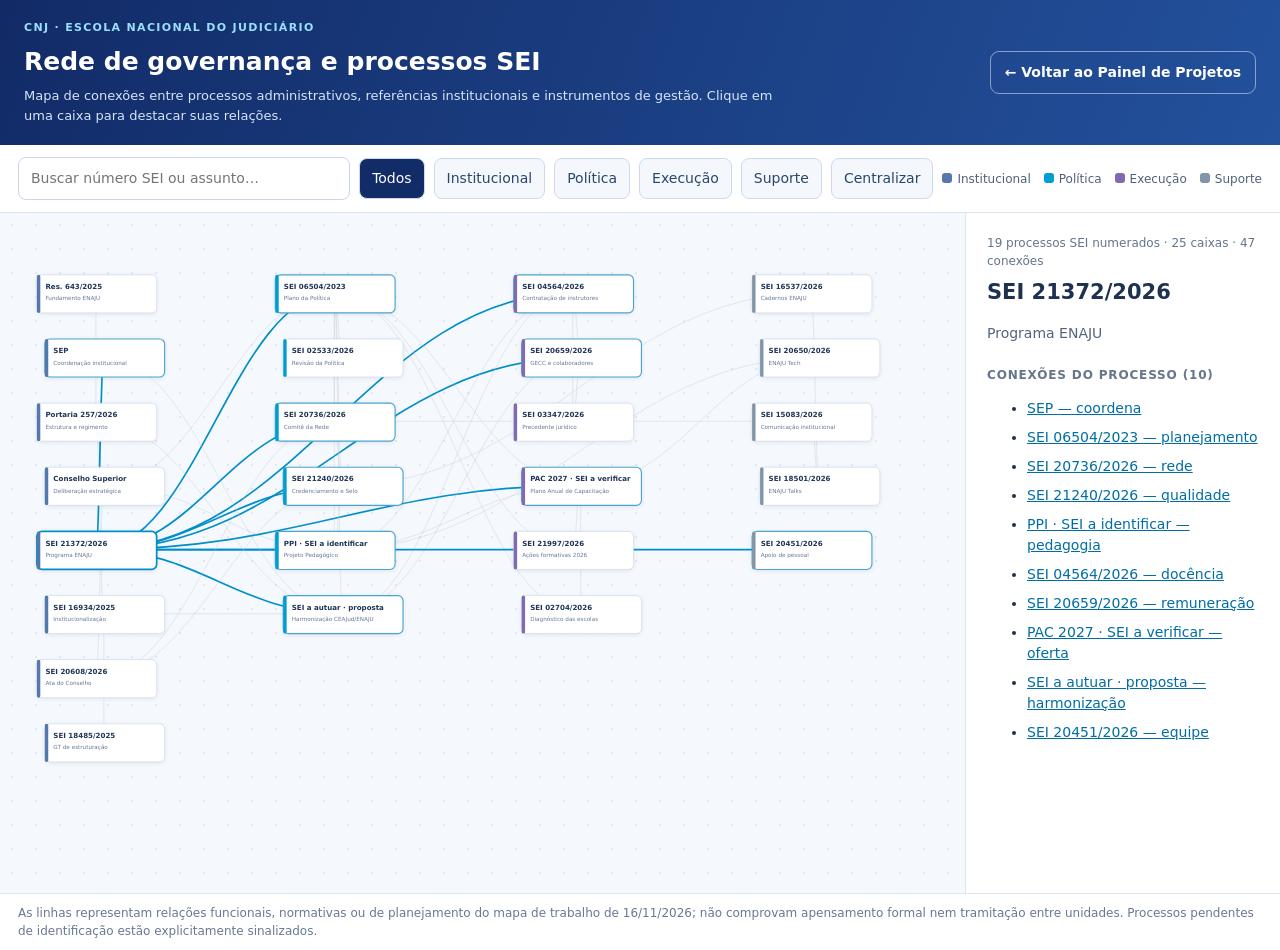
<file: governanca.html>
<!doctype html>
<html lang="pt-BR"><head><meta charset="utf-8"><meta name="viewport" content="width=device-width,initial-scale=1">
<meta name="description" content="Mapa interativo das conexões entre processos SEI e referências de governança ENAJU.">
<title>ENAJU | Rede de governança e processos SEI</title>
<style>
:root{--navy:#122c68;--cyan:#009dd3;--ink:#1e3150;--line:#dbe4f0;--muted:#64758b}
*{box-sizing:border-box}body{margin:0;font:14px/1.5 Inter,system-ui,"Segoe UI",Arial,sans-serif;color:var(--ink);background:#f5f8fd}
header{background:linear-gradient(110deg,#122b67,#23519c);color:white;padding:20px 24px;display:flex;justify-content:space-between;gap:18px;align-items:center;flex-wrap:wrap}
.kicker{color:#9bdffc;letter-spacing:.12em;text-transform:uppercase;font-size:11px;font-weight:750}
h1{font-size:25px;margin:6px 0}header p{max-width:760px;color:#d6e5fb;margin:0;font-size:13px}
.back{color:white;text-decoration:none;border:1px solid #ffffff79;padding:10px 14px;border-radius:9px;font-weight:650;white-space:nowrap}
.toolbar{padding:12px 18px;display:flex;gap:9px;flex-wrap:wrap;align-items:center;background:#fff;border-bottom:1px solid var(--line)}
input,button{font:inherit}input{min-width:230px;flex:1;max-width:420px;padding:10px 12px;border:1px solid #cbd6e8;border-radius:8px}
button{border:1px solid #cedaeb;padding:9px 12px;border-radius:8px;background:#f4f7fc;color:#29466d;cursor:pointer}
button.active{background:var(--navy);color:#fff}
.layout{display:grid;grid-template-columns:minmax(0,1fr) 315px;min-height:670px}
.map{min-width:0;background:radial-gradient(#e0e7f1 1px,transparent 1px) 0 0/24px 24px;overflow:hidden;position:relative}
svg{width:100%;height:calc(100vh - 220px);min-height:680px;display:block;touch-action:none;user-select:none}
.edge{fill:none;stroke:#b9c7d9;stroke-width:1.4;stroke-opacity:.45}
.edge.related{stroke:#008fc9;stroke-width:3;stroke-opacity:1}
.node{cursor:pointer}.node rect.main{fill:#fff;stroke:#ccd9e8;stroke-width:1.2;rx:9;filter:drop-shadow(0 2px 4px #10284d15)}
.node.selected rect.main{stroke:#008fc9;stroke-width:3}
.node.related rect.main{stroke:#47a4ce;stroke-width:2}
.node.dim{opacity:.14}
.node .title{font-size:12.5px;font-weight:750;fill:#203657}.node .sub{font-size:10px;fill:#677995}
.details{background:#fff;border-left:1px solid var(--line);padding:21px;overflow:auto}
.details h2{font-size:21px;margin:7px 0}.details h3{font-size:12px;text-transform:uppercase;letter-spacing:.07em;color:#66758b;margin-top:22px}
.details p{color:#53647c}.details li{margin:8px 0}.details a{color:#006ea4}
.meta{font-size:12px;color:#64758b}.legend{display:flex;gap:13px;flex-wrap:wrap;font-size:12px;color:#4f617d}
.legend b{display:inline-block;width:10px;height:10px;border-radius:3px;margin-right:5px}
.notice{font-size:12px;color:#687894;padding:10px 18px;background:white;border-top:1px solid var(--line)}
@media(max-width:960px){.layout{grid-template-columns:1fr}.details{border-left:0;border-top:1px solid var(--line)}svg{height:600px;min-height:600px}}

.mobile-access{display:none}
@media(max-width:720px){
  html,body{max-width:100%;overflow-x:hidden;-webkit-text-size-adjust:100%}
  header{padding:17px 15px;gap:12px}
  header h1{font-size:22px;line-height:1.25}
  .back{display:inline-flex;align-items:center;justify-content:center;max-width:100%;min-height:44px;white-space:normal}
  .toolbar{padding:12px;gap:7px}
  .toolbar input{min-width:0;max-width:none;width:100%;flex:1 1 100%;font-size:16px;min-height:44px}
  .toolbar button{min-height:44px;flex:1 1 auto}
  .legend{flex:1 1 100%;gap:8px}
  .mobile-access{display:grid;gap:7px;padding:12px 14px;background:#eff8ff;border-bottom:1px solid #d0e6f2}
  .mobile-access label{font-size:12px;font-weight:750;color:#164f7d}
  .mobile-access select{min-height:46px;max-width:100%;width:100%;border:1px solid #a8cce6;border-radius:8px;background:white;padding:9px;font-size:16px;color:#123d61}
  .mobile-access small{font-size:11px;line-height:1.45;color:#55758d}
  .layout{display:block;min-height:0}
  .map{display:block;width:100%;max-width:100vw;overflow:auto;-webkit-overflow-scrolling:touch;overscroll-behavior:contain}
  svg{display:block;width:1120px;min-width:1120px;height:720px;min-height:720px;touch-action:pan-x pan-y}
  .details{padding:17px;min-width:0}
  .details p,.details li,.notice{overflow-wrap:anywhere}
  .notice{padding:13px 14px}
}
</style></head><body>
<header><div><div class="kicker">CNJ · Escola Nacional do Judiciário</div><h1>Rede de governança e processos SEI</h1><p>Mapa de conexões entre processos administrativos, referências institucionais e instrumentos de gestão. Clique em uma caixa para destacar suas relações.</p></div><a class="back" href="./">← Voltar ao Painel de Projetos</a></header>
<div class="toolbar"><input id="search" type="search" placeholder="Buscar número SEI ou assunto…" aria-label="Localizar processo SEI">
<button data-group="all" class="active">Todos</button><button data-group="institucional">Institucional</button><button data-group="politica">Política</button><button data-group="execucao">Execução</button><button data-group="transversal">Suporte</button><button id="reset">Centralizar</button>
<div class="legend"><span><b style="background:#5477ac"></b>Institucional</span><span><b style="background:#009dd3"></b>Política</span><span><b style="background:#826ab0"></b>Execução</span><span><b style="background:#8294a8"></b>Suporte</span></div></div>
<div class="mobile-access"><label for="mobileProcess">Localizar um processo no celular</label><select id="mobileProcess"><option value="">Selecione uma referência ou processo SEI</option></select><small>Selecione para abrir os detalhes abaixo. No mapa, deslize o dedo para navegar horizontalmente.</small></div><div class="layout"><div class="map"><svg id="network" viewBox="0 0 1700 1090" aria-label="Diagrama de processos SEI conectados"><g id="canvas"><g id="lines"></g><g id="nodes"></g></g></svg></div>
<aside class="details"><div class="meta" id="stats"></div><div id="detail"><p>Selecione uma caixa para consultar suas conexões.</p></div></aside></div>
<div class="notice">As linhas representam relações funcionais, normativas ou de planejamento do mapa de trabalho de 16/11/2026; não comprovam apensamento formal nem tramitação entre unidades. Processos pendentes de identificação estão explicitamente sinalizados.</div>
<script>
"use strict";
const N=[{"id":"res643","label":"Res. 643/2025","subtitle":"Fundamento ENAJU","group":"institucional"},{"id":"sep","label":"SEP","subtitle":"Coordenação institucional","group":"institucional"},{"id":"p257","label":"Portaria 257/2026","subtitle":"Estrutura e regimento","group":"institucional"},{"id":"conselho","label":"Conselho Superior","subtitle":"Deliberação estratégica","group":"institucional"},{"id":"s21372","label":"SEI 21372/2026","subtitle":"Programa ENAJU","group":"institucional"},{"id":"s16934","label":"SEI 16934/2025","subtitle":"Institucionalização","group":"institucional"},{"id":"s20608","label":"SEI 20608/2026","subtitle":"Ata do Conselho","group":"institucional"},{"id":"s18485","label":"SEI 18485/2025","subtitle":"GT de estruturação","group":"institucional"},{"id":"s06504","label":"SEI 06504/2023","subtitle":"Plano da Política","group":"politica"},{"id":"s02533","label":"SEI 02533/2026","subtitle":"Revisão da Política","group":"politica"},{"id":"s20736","label":"SEI 20736/2026","subtitle":"Comitê da Rede","group":"politica"},{"id":"s21240","label":"SEI 21240/2026","subtitle":"Credenciamento e Selo","group":"politica"},{"id":"ppi","label":"PPI · SEI a identificar","subtitle":"Projeto Pedagógico","group":"politica"},{"id":"novo","label":"SEI a autuar · proposta","subtitle":"Harmonização CEAJud/ENAJU","group":"politica"},{"id":"s04564","label":"SEI 04564/2026","subtitle":"Contratação de instrutores","group":"execucao"},{"id":"s20659","label":"SEI 20659/2026","subtitle":"GECC e colaboradores","group":"execucao"},{"id":"s03347","label":"SEI 03347/2026","subtitle":"Precedente jurídico","group":"execucao"},{"id":"pac","label":"PAC 2027 · SEI a verificar","subtitle":"Plano Anual de Capacitação","group":"execucao"},{"id":"s21997","label":"SEI 21997/2026","subtitle":"Ações formativas 2026","group":"execucao"},{"id":"s02704","label":"SEI 02704/2026","subtitle":"Diagnóstico das escolas","group":"execucao"},{"id":"s16537","label":"SEI 16537/2026","subtitle":"Cadernos ENAJU","group":"transversal"},{"id":"s20650","label":"SEI 20650/2026","subtitle":"ENAJU Tech","group":"transversal"},{"id":"s15083","label":"SEI 15083/2026","subtitle":"Comunicação institucional","group":"transversal"},{"id":"s18501","label":"SEI 18501/2026","subtitle":"ENAJU Talks","group":"transversal"},{"id":"s20451","label":"SEI 20451/2026","subtitle":"Apoio de pessoal","group":"transversal"}];
const E=[{"from":"res643","to":"p257","type":"fundamenta"},{"from":"p257","to":"conselho","type":"institui"},{"from":"sep","to":"s21372","type":"coordena"},{"from":"p257","to":"s16934","type":"origem"},{"from":"s16934","to":"s18485","type":"antecedente"},{"from":"conselho","to":"s20608","type":"deliberações"},{"from":"conselho","to":"ppi","type":"orienta"},{"from":"conselho","to":"s06504","type":"acompanha"},{"from":"s21372","to":"s06504","type":"planejamento"},{"from":"s21372","to":"s20736","type":"rede"},{"from":"s21372","to":"s21240","type":"qualidade"},{"from":"s21372","to":"ppi","type":"pedagogia"},{"from":"s21372","to":"s04564","type":"docência"},{"from":"s21372","to":"s20659","type":"remuneração"},{"from":"s21372","to":"pac","type":"oferta"},{"from":"s21372","to":"novo","type":"harmonização"},{"from":"s06504","to":"s02533","type":"política"},{"from":"s06504","to":"pac","type":"planejamento"},{"from":"s06504","to":"ppi","type":"orienta"},{"from":"s06504","to":"s02704","type":"evidências"},{"from":"s06504","to":"s21997","type":"monitoramento"},{"from":"s06504","to":"s20736","type":"rede"},{"from":"s06504","to":"s21240","type":"qualidade"},{"from":"s06504","to":"novo","type":"compatibilização"},{"from":"s20736","to":"s21240","type":"cooperação"},{"from":"ppi","to":"s21240","type":"referencial"},{"from":"ppi","to":"s04564","type":"docência"},{"from":"ppi","to":"pac","type":"desenho"},{"from":"ppi","to":"s20650","type":"tecnologia"},{"from":"s21240","to":"s16537","type":"partilha"},{"from":"s04564","to":"s20659","type":"articulação normativa"},{"from":"s03347","to":"s04564","type":"referência jurídica"},{"from":"s03347","to":"s20659","type":"remuneração"},{"from":"s20659","to":"novo","type":"harmonização"},{"from":"s04564","to":"novo","type":"harmonização"},{"from":"s02704","to":"pac","type":"subsídio"},{"from":"s21997","to":"pac","type":"histórico"},{"from":"s16537","to":"s18501","type":"difusão"},{"from":"s15083","to":"s18501","type":"comunicação"},{"from":"s15083","to":"s20736","type":"divulgação"},{"from":"s20650","to":"pac","type":"infraestrutura"},{"from":"s20451","to":"s21372","type":"equipe"},{"from":"s20608","to":"s20736","type":"diretrizes"},{"from":"s20608","to":"s21240","type":"diretrizes"},{"from":"novo","to":"sep","type":"encaminhamento"},{"from":"novo","to":"s16934","type":"compatibilização"},{"from":"novo","to":"p257","type":"regimento"}];
const colors={institucional:"#5477ac",politica:"#009dd3",execucao:"#826ab0",transversal:"#8294a8"};
const columns={institucional:65,politica:485,execucao:905,transversal:1325};
const groups=["institucional","politica","execucao","transversal"];
groups.forEach(g=>{const arr=N.filter(n=>n.group===g);arr.forEach((n,i)=>{n.x=columns[g]+(i%2)*14;n.y=55+i*113})});
const byId=Object.fromEntries(N.map(n=>[n.id,n]));
let selected="s21372",group="all",query="",zoom=1,tx=0,ty=0,drag=null;
const svg=document.getElementById("network"),canvas=document.getElementById("canvas");
function el(tag,attrs={},value){const x=document.createElementNS("http://www.w3.org/2000/svg",tag);Object.entries(attrs).forEach(([k,v])=>x.setAttribute(k,v));if(value!==undefined)x.textContent=value;return x}
function neighbors(id){return E.filter(e=>e.from===id||e.to===id).map(e=>({id:e.from===id?e.to:e.from,type:e.type}))}
function highlighted(){const ids=new Set([selected,...neighbors(selected).map(x=>x.id)]);return ids}
function visible(n){return (group==="all"||group===n.group)&&(!query||(n.label+" "+n.subtitle).toLowerCase().includes(query))}
function draw(){
 const lg=document.getElementById("lines"),ng=document.getElementById("nodes");lg.replaceChildren();ng.replaceChildren();
 const hits=N.filter(visible).map(n=>n.id),active=new Set(hits);
 if(group!=="all"||query){for(const e of E){if(active.has(e.from))active.add(e.to);if(active.has(e.to))active.add(e.from)}}
 for(const e of E){const a=byId[e.from],b=byId[e.to];let x1=a.x+104,y1=a.y+32,x2=b.x+104,y2=b.y+32,dx=x2-x1;
 const path=el("path",{d:"M "+x1+" "+y1+" C "+(x1+dx*.42)+" "+y1+", "+(x2-dx*.42)+" "+y2+", "+x2+" "+y2,class:"edge"+((e.from===selected||e.to===selected)?" related":"")});
 if(!active.has(e.from)||!active.has(e.to))path.setAttribute("opacity",".08");lg.appendChild(path)}
 const related=highlighted();
 for(const n of N){const g=el("g",{class:"node"+(n.id===selected?" selected":related.has(n.id)?" related":"")+(!active.has(n.id)?" dim":""),transform:"translate("+n.x+" "+n.y+")",tabindex:"0",role:"button","aria-label":n.label});
 g.append(el("rect",{class:"main",width:211,height:67}),el("rect",{width:6,height:67,rx:3,fill:colors[n.group]}),el("text",{x:15,y:25,class:"title"},n.label),el("text",{x:15,y:45,class:"sub"},n.subtitle));
 g.addEventListener("click",()=>pick(n.id));g.addEventListener("keydown",e=>{if(e.key==="Enter"||e.key===" "){e.preventDefault();pick(n.id)}});
 g.addEventListener("pointerdown",e=>{if(e.button!==0)return;drag={id:n.id,x:e.clientX,y:e.clientY,ox:n.x,oy:n.y};g.setPointerCapture(e.pointerId)});
 ng.appendChild(g)}
 const n=byId[selected];const d=document.getElementById("detail");d.replaceChildren();
 const h=document.createElement("h2");h.textContent=n.label;d.append(h);
 const p=document.createElement("p");p.textContent=n.subtitle;d.append(p);
 const heading=document.createElement("h3");heading.textContent="Conexões do processo ("+neighbors(selected).length+")";d.append(heading);
 const list=document.createElement("ul");for(const r of neighbors(selected)){const li=document.createElement("li"),a=document.createElement("a");a.href="#"+r.id;a.textContent=byId[r.id].label+" — "+r.type;a.addEventListener("click",ev=>{ev.preventDefault();pick(r.id)});li.append(a);list.append(li)}d.append(list);
 document.getElementById("stats").textContent=N.filter(x=>x.id.startsWith("s")).length+" processos SEI numerados · "+N.length+" caixas · "+E.length+" conexões";
}
function pick(id){selected=id;draw()}
function transform(){canvas.setAttribute("transform","translate("+tx+" "+ty+") scale("+zoom+")")}
const mobileSelect=document.getElementById("mobileProcess");
for(const item of N){const opt=document.createElement("option");opt.value=item.id;opt.textContent=item.label+" — "+item.subtitle;mobileSelect.append(opt)}
mobileSelect.addEventListener("change",e=>{if(!e.target.value)return;pick(e.target.value);document.querySelector(".details").scrollIntoView({behavior:"smooth",block:"start"})});
document.getElementById("search").addEventListener("input",e=>{query=e.target.value.trim().toLowerCase();draw()});
document.querySelectorAll("button[data-group]").forEach(b=>b.addEventListener("click",()=>{group=b.dataset.group;document.querySelectorAll("button[data-group]").forEach(x=>x.classList.toggle("active",x===b));draw()}));
document.getElementById("reset").addEventListener("click",()=>{zoom=1;tx=ty=0;transform();draw()});
svg.addEventListener("pointermove",e=>{if(!drag)return;const bb=svg.getBoundingClientRect(),k=1700/bb.width/zoom,n=byId[drag.id];n.x=drag.ox+(e.clientX-drag.x)*k;n.y=drag.oy+(e.clientY-drag.y)*k;draw()});
svg.addEventListener("pointerup",()=>{drag=null});svg.addEventListener("pointercancel",()=>{drag=null});
svg.addEventListener("wheel",e=>{e.preventDefault();zoom=Math.max(.45,Math.min(2.2,zoom*(e.deltaY<0?1.08:.92)));transform()},{passive:false});
draw();
</script></body></html>
</file>
